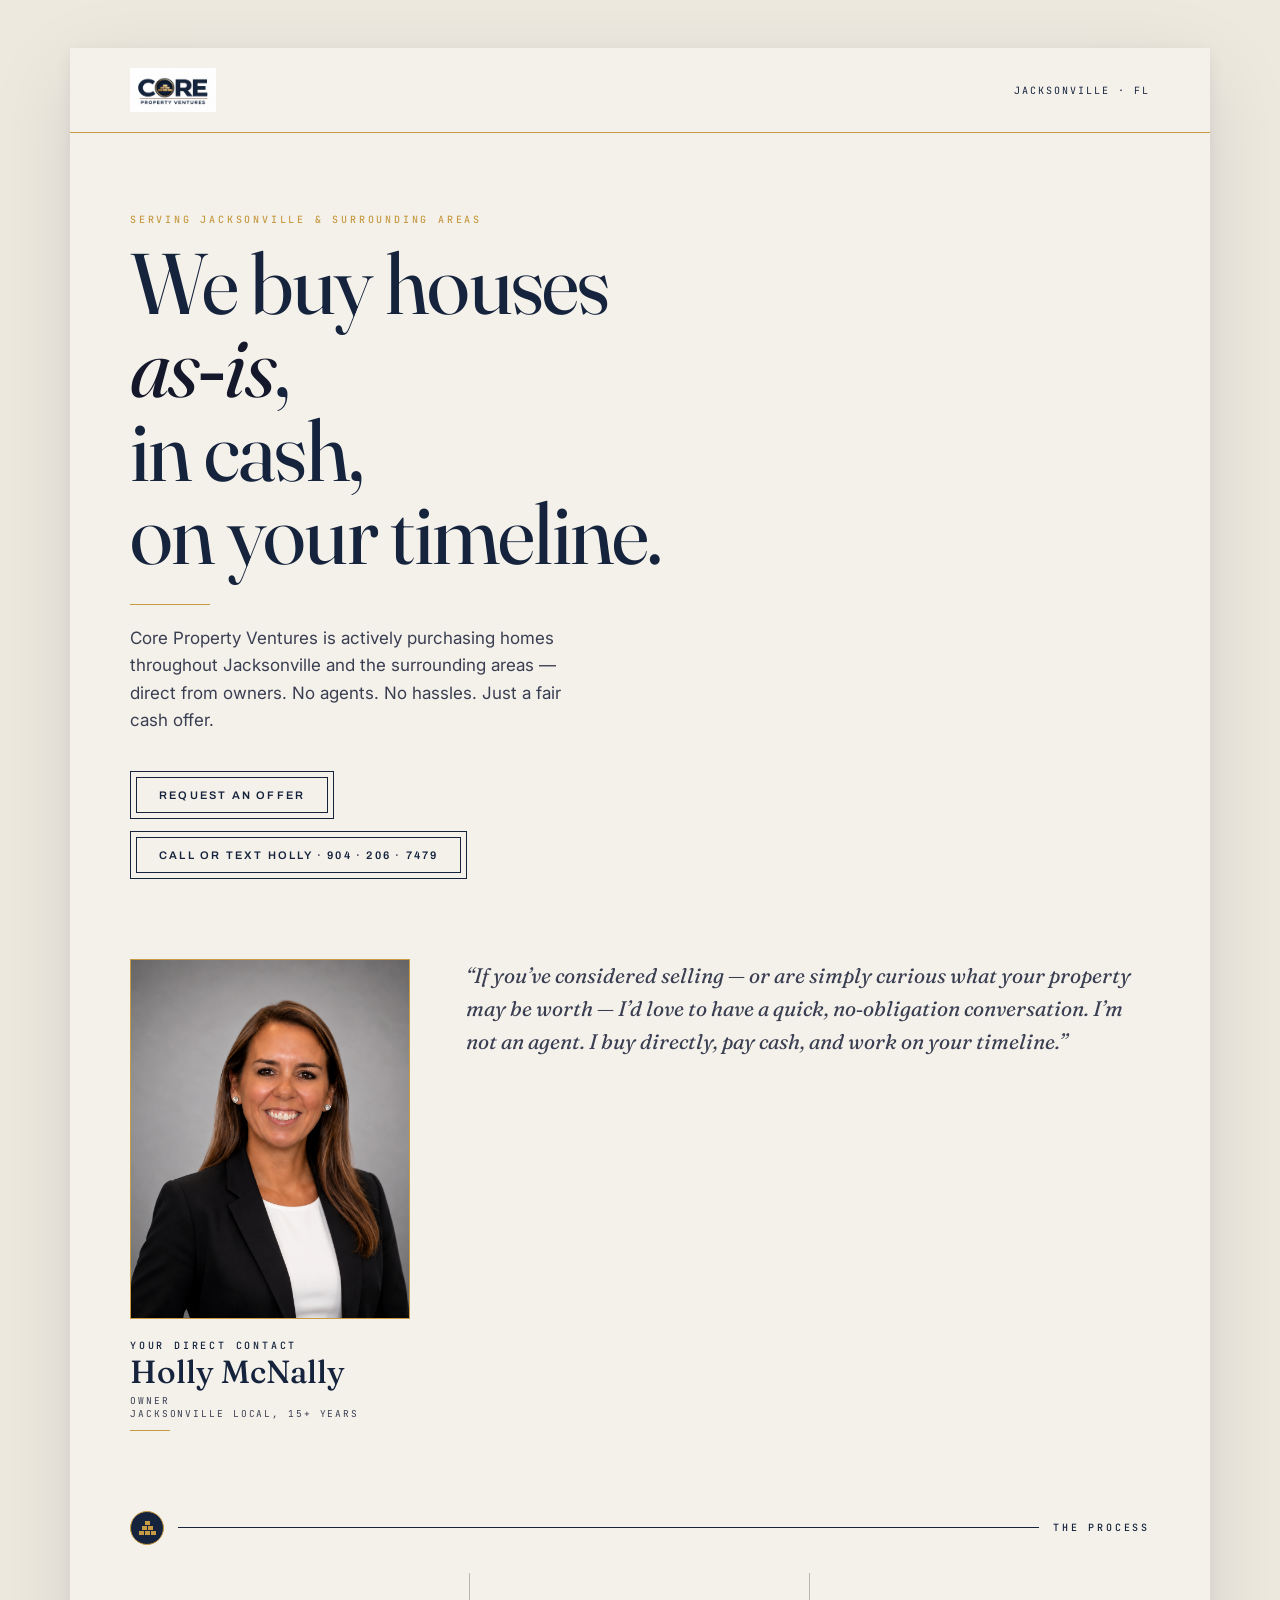
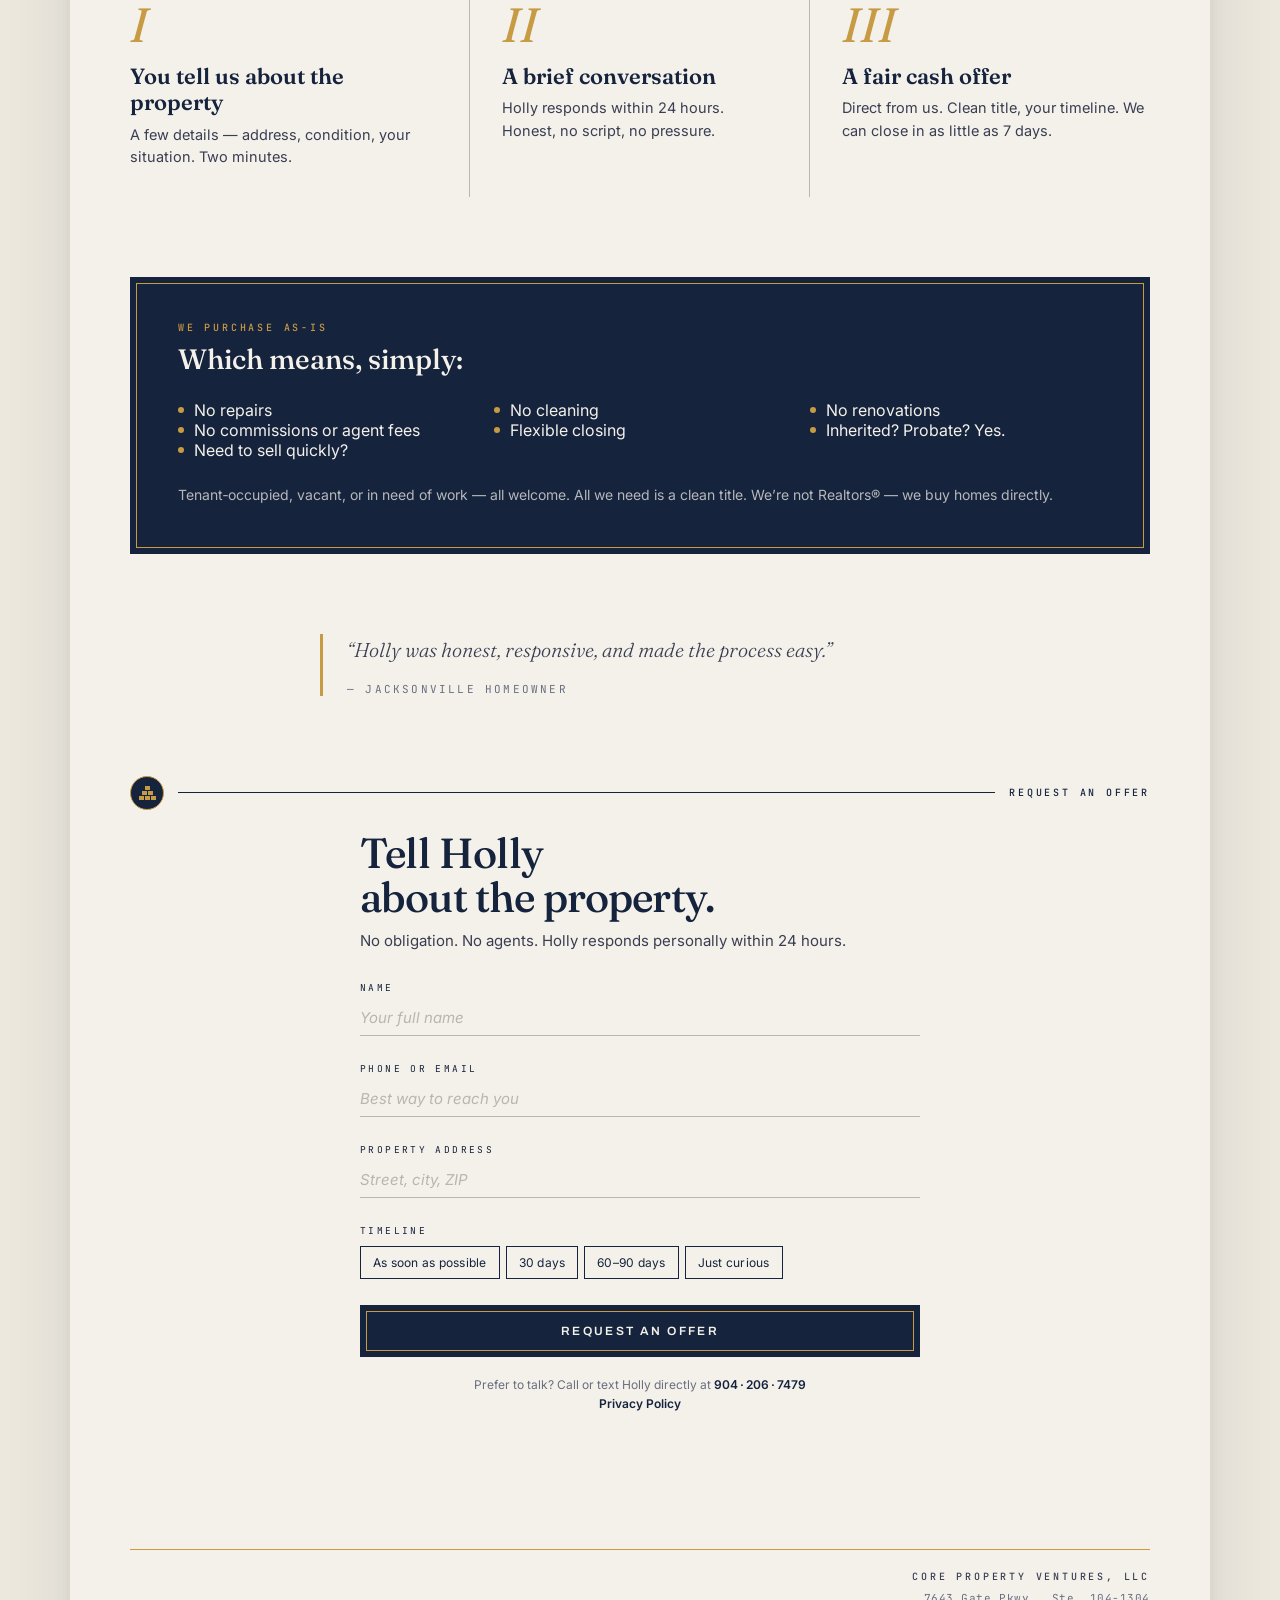
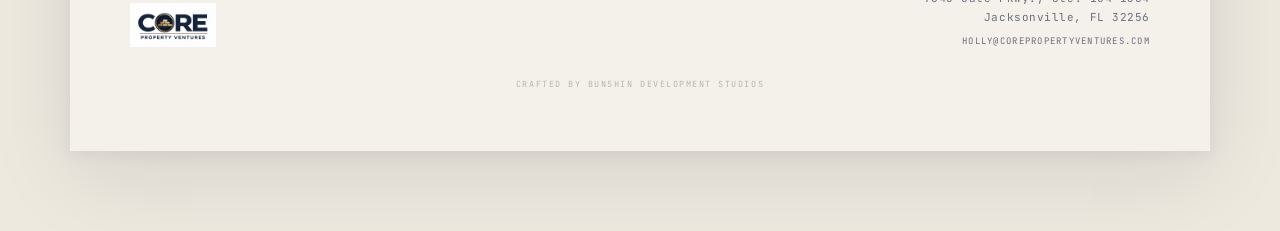
<file: index.html>
<!DOCTYPE html>
<html lang="en">
<head>
  <meta charset="UTF-8">
  <meta name="viewport" content="width=device-width, initial-scale=1.0">
  <meta name="description" content="Core Property Ventures buys houses as-is, in cash, on your timeline. Jacksonville, FL. Talk directly to Holly.">
  <title>Core Property Ventures — Cash Home Buyers · Jacksonville, FL</title>

  <link rel="icon" type="image/png" href="assets/favicon.png">
  <link rel="apple-touch-icon" href="assets/favicon.png">

  <link rel="preconnect" href="https://fonts.googleapis.com">
  <link rel="preconnect" href="https://fonts.gstatic.com" crossorigin>
  <link href="https://fonts.googleapis.com/css2?family=Archivo:wght@500;600;700;800&family=Fraunces:ital,opsz,wght@0,9..144,300;0,9..144,400;0,9..144,500;0,9..144,600;1,9..144,300;1,9..144,400;1,9..144,500&family=Inter:wght@400;500;600&family=JetBrains+Mono:wght@400;500&display=swap" rel="stylesheet">

  <style>
    /* ─── Tokens ─────────────────────────────────────────────────────────── */
    :root {
      --ink:       #15182a;
      --ink-2:     #3a3e52;
      --ink-3:     #6a6e80;
      --ink-4:     #b8b6ad;
      --paper:     #f4f1ea;
      --paper-2:   #ede9df;
      --paper-3:   #e3dccc;
      --navy:      #15233d;
      --gold:      #c79a44;

      --display: "Archivo",        -apple-system, system-ui, sans-serif;
      --sans:    "Inter",          -apple-system, system-ui, sans-serif;
      --serif:   "Fraunces",       Georgia, serif;
      --mono:    "JetBrains Mono", "Courier New", monospace;

      /* Mobile defaults */
      --gutter:      24px;
      --section-gap: 52px;
    }

    /* ─── Reset ──────────────────────────────────────────────────────────── */
    *, *::before, *::after { box-sizing: border-box; margin: 0; padding: 0; }
    html  { scroll-behavior: smooth; }
    body  {
      background: var(--paper);
      font-family: var(--sans);
      color: var(--ink);
      -webkit-font-smoothing: antialiased;
      -moz-osx-font-smoothing: grayscale;
    }

    /* ─── Page container ─────────────────────────────────────────────────── */
    /* Mobile: full-width, no padding on body                                 */
    /* ≥768px: centered column, max 1100px                                   */
    .page {
      width: 100%;
      margin: 0 auto;
      background: var(--paper);
    }

    /* ─── Type helpers ───────────────────────────────────────────────────── */
    .eyebrow {
      font-family: var(--mono);
      font-size: 10px;
      letter-spacing: .28em;
      text-transform: uppercase;
      font-weight: 500;
      color: var(--ink-2);
    }
    .eyebrow--gold { color: var(--gold); }
    .eyebrow--navy { color: var(--navy); }

    /* ─── Brand logo (PNG) ───────────────────────────────────────────────── */
    .nav-logo {
      height: 36px;
      width: auto;
      display: block;
    }

    /* Standalone brick mark (section headers) */
    .brick-mark {
      width: 34px; height: 34px;
      border-radius: 50%;
      background: var(--navy);
      border: 1.5px solid var(--gold);
      display: flex; align-items: center; justify-content: center;
      flex: 0 0 auto;
    }

    /* ─── Nav ────────────────────────────────────────────────────────────── */
    .nav {
      padding: 16px var(--gutter);
      border-bottom: 1px solid var(--gold);
      display: flex; align-items: center; justify-content: space-between;
      position: sticky; top: 0;
      background: var(--paper);
      z-index: 100;
      transition: box-shadow .25s ease;
      animation: slideDown .4s ease both;
    }
    .nav.is-scrolled { box-shadow: 0 2px 18px rgba(21,24,42,.10); }

    .nav-location {
      font-family: var(--mono); font-size: 10px;
      letter-spacing: .2em; text-transform: uppercase; color: var(--navy);
    }

    /* ─── Section header (brick + rule + label) ──────────────────────────── */
    .section-header {
      display: flex; align-items: center; gap: 14px;
    }
    .section-header__rule { flex: 1; height: 1px; background: var(--navy); }

    /* ─── Hero ───────────────────────────────────────────────────────────── */
    .hero {
      padding: 52px var(--gutter) 0;
    }
    .hero__eyebrow  { animation: fadeUp .5s  ease .05s both; }
    .hero__headline { animation: fadeUp .65s ease .18s both; }
    .hero__rule     { animation: fadeUp .5s  ease .30s both; }
    .hero__body     { animation: fadeUp .55s ease .38s both; }
    .hero__cta      { animation: fadeUp .5s  ease .50s both; }

    .hero__headline {
      font-family: var(--serif);
      font-size: 52px; font-weight: 400;
      color: var(--navy); line-height: .97; letter-spacing: -.02em;
      margin-top: 16px;
    }
    .hero__headline em { font-style: italic; color: var(--ink); font-weight: 400; }
    .hero__rule { width: 80px; height: 1px; background: var(--gold); margin-top: 22px; }
    .hero__body {
      font-size: 15px; line-height: 1.62; color: var(--ink-2);
      margin-top: 16px;
    }
    .hero__cta {
      margin-top: 28px;
      display: flex;
      flex-direction: column;
      align-items: flex-start;
      gap: 12px;
    }

    /* ─── Buttons ────────────────────────────────────────────────────────── */
    .btn-outline {
      display: inline-flex; align-items: center; justify-content: center;
      color: var(--navy);
      font-family: var(--display); font-size: 11px;
      letter-spacing: .2em; text-transform: uppercase; font-weight: 600;
      text-decoration: none; padding: 17px 28px;
      border: 1.5px solid var(--navy); position: relative;
      transition: transform .15s ease, box-shadow .15s ease;
    }
    .btn-outline::after {
      content: ""; position: absolute; inset: 5px;
      border: 1px solid var(--navy); pointer-events: none;
    }
    .btn-outline:hover { transform: translateY(-1px); box-shadow: 0 6px 18px rgba(21,35,61,.12); }
    .btn-outline:focus-visible { outline: 2px solid var(--gold); outline-offset: 3px; }

    .btn-primary {
      display: inline-flex; align-items: center; justify-content: center;
      width: 100%;
      background: var(--navy); color: var(--paper);
      border: 1.5px solid var(--navy);
      font-family: var(--display); font-size: 12px;
      letter-spacing: .2em; text-transform: uppercase; font-weight: 600;
      padding: 18px 24px; cursor: pointer; position: relative;
      transition: transform .15s ease, box-shadow .15s ease;
    }
    .btn-primary::after {
      content: ""; position: absolute; inset: 5px;
      border: 1px solid var(--gold); pointer-events: none;
      transition: inset .15s ease;
    }
    .btn-primary:hover { transform: translateY(-1px); box-shadow: 0 8px 24px rgba(21,35,61,.2); }
    .btn-primary:hover::after { inset: 4px; }
    .btn-primary:active  { transform: none; box-shadow: none; }
    .btn-primary:focus-visible { outline: 2px solid var(--gold); outline-offset: 3px; }
    .btn-primary:disabled { opacity: .6; cursor: default; transform: none; box-shadow: none; }

    /* ─── Owner block ────────────────────────────────────────────────────── */
    .owner { padding: var(--section-gap) var(--gutter) 0; }

    /* Mobile: photo + meta side by side, quote below */
    .owner__head { display: flex; gap: 18px; align-items: center; }

    .owner__photo {
      width: 90px; height: 108px;
      border: 1px solid var(--gold);
      overflow: hidden; flex: 0 0 90px;
      background: var(--paper-2);
    }
    .owner__photo img {
      width: 100%; height: 100%; object-fit: cover; display: block;
      filter: saturate(.88) contrast(1.04);
      transition: filter .3s ease;
    }
    .owner__photo:hover img { filter: saturate(1) contrast(1); }

    .owner__meta { flex: 1; }
    .owner__name {
      font-family: var(--serif); font-size: 26px; font-weight: 500;
      color: var(--navy); line-height: 1; margin-top: 4px;
    }
    .owner__title {
      font-family: var(--mono); font-size: 9.5px;
      letter-spacing: .2em; color: var(--ink-2); text-transform: uppercase; margin-top: 6px;
    }
    .owner__accent { width: 40px; height: 1px; background: var(--gold); margin-top: 10px; }

    .owner__quote {
      font-family: var(--serif); font-size: 16.5px; line-height: 1.6;
      color: var(--ink-2); font-style: italic; margin-top: 22px;
    }

    /* ─── Process ────────────────────────────────────────────────────────── */
    .process { padding: var(--section-gap) var(--gutter) 0; }

    .process__steps { margin-top: 22px; list-style: none; }

    /* Mobile: stacked rows */
    .process__step {
      display: flex; gap: 20px; padding: 22px 0;
    }
    .process__step + .process__step { border-top: 1px solid var(--ink-4); }

    .process__num {
      font-family: var(--serif); font-size: 40px; font-weight: 400;
      font-style: italic; color: var(--gold); line-height: 1;
      width: 46px; flex: 0 0 46px;
    }
    .process__body { flex: 1; padding-top: 6px; }
    .process__title {
      font-family: var(--serif); font-size: 20px; font-weight: 600;
      color: var(--navy); line-height: 1.2;
    }
    .process__desc {
      font-size: 13.5px; color: var(--ink-2); margin-top: 7px; line-height: 1.56;
    }
    .process__foot { height: 1px; background: var(--ink-4); }

    /* ─── As-is panel ────────────────────────────────────────────────────── */
    .as-is { padding: var(--section-gap) var(--gutter) 0; }

    .as-is__card {
      background: var(--navy); color: var(--paper);
      padding: 28px 24px 32px; position: relative;
    }
    .as-is__inlay {
      position: absolute; inset: 6px;
      border: 1px solid var(--gold); pointer-events: none;
    }
    .as-is__inner { position: relative; }
    .as-is__headline {
      font-family: var(--serif); font-size: 23px; font-weight: 500;
      color: var(--paper); margin-top: 8px;
    }
    .as-is__bullets {
      display: grid; grid-template-columns: 1fr 1fr;
      gap: 12px 20px; margin-top: 20px; list-style: none;
    }
    .as-is__bullet {
      display: flex; align-items: center; gap: 10px;
      font-size: 14.5px; font-family: var(--sans);
    }
    .as-is__dot {
      width: 6px; height: 6px; background: var(--gold);
      border-radius: 50%; flex: 0 0 6px;
    }
    .as-is__sub {
      font-size: 13px; color: rgba(244,241,234,.72);
      line-height: 1.58; margin-top: 20px;
    }

    /* ─── Offer / form ───────────────────────────────────────────────────── */
    .offer { padding: var(--section-gap) var(--gutter) 0; }
    .offer__form-wrap { /* constrains form width on desktop */ }

    .offer__hed {
      font-family: var(--serif); font-size: 34px; font-weight: 500;
      color: var(--navy); line-height: 1.04; letter-spacing: -.02em;
      margin-top: 22px;
    }
    .offer__sub {
      font-size: 13.5px; color: var(--ink-2); margin-top: 10px; line-height: 1.58;
    }

    .form { margin-top: 28px; display: flex; flex-direction: column; gap: 26px; }

    .field { display: flex; flex-direction: column; gap: 5px; }
    .field__label {
      font-family: var(--mono); font-size: 9.5px;
      letter-spacing: .25em; text-transform: uppercase; color: var(--navy);
    }
    .field__input {
      border: none; border-bottom: 1.5px solid var(--ink-4);
      background: transparent;
      font-family: var(--sans); font-size: 15px;
      padding: 9px 0 8px; width: 100%; outline: none;
      color: var(--ink);
      transition: border-color .2s ease;
      -webkit-appearance: none; appearance: none;
    }
    .field__input::placeholder { color: var(--ink-4); font-style: italic; }
    .field__input:focus { border-bottom-color: var(--navy); }
    .field__input:hover:not(:focus) { border-bottom-color: var(--ink-3); }

    .chips { display: flex; gap: 6px; flex-wrap: wrap; margin-top: 4px; }
    .chip {
      border: 1px solid var(--navy);
      padding: 8px 12px; font-size: 12px;
      font-family: var(--sans); color: var(--navy);
      letter-spacing: .02em; cursor: pointer;
      background: transparent;
      transition: background .15s ease, color .15s ease;
      user-select: none;
      -webkit-tap-highlight-color: transparent;
    }
    .chip:hover:not(.is-active) { background: var(--paper-3); }
    .chip.is-active { background: var(--navy); color: var(--paper); }
    .chip:focus-visible { outline: 2px solid var(--gold); outline-offset: 2px; }

    .form__note {
      font-size: 12px; color: var(--ink-3);
      text-align: center; line-height: 1.6; margin-top: -8px;
    }
    .form__note a { color: var(--navy); font-weight: 600; text-decoration: none; }
    .form__note a:hover { text-decoration: underline; }

    .form__success { display: none; text-align: center; padding: 40px 0; }
    .form__success.is-visible { display: block; }
    .form__success-mark {
      display: inline-flex; align-items: center; justify-content: center;
      width: 48px; height: 48px;
      border-radius: 50%; background: var(--navy);
      border: 1.5px solid var(--gold); margin-bottom: 16px;
    }
    .form__success-hed  { font-family: var(--serif); font-size: 26px; color: var(--navy); margin-bottom: 10px; }
    .form__success-body { font-size: 14px; color: var(--ink-2); line-height: 1.65; }
    .form__success-body a { color: var(--navy); font-weight: 600; text-decoration: none; }

    /* ─── Footer ─────────────────────────────────────────────────────────── */
    footer { padding: 44px var(--gutter) 48px; margin-top: 52px; }
    .footer__rule  { height: 1px; background: var(--gold); margin-bottom: 20px; }
    .footer__inner { display: flex; justify-content: space-between; align-items: flex-end; }
    .footer__right { text-align: right; }
    .footer__email {
      font-family: var(--mono); font-size: 9px;
      letter-spacing: .14em; color: var(--ink-3); text-transform: uppercase;
      text-decoration: none; display: block; margin-top: 6px;
      transition: color .15s ease;
    }
    .footer__email:hover { color: var(--navy); }

    .footer__colophon { text-align: center; margin-top: 24px; }
    .footer__colophon a {
      font-family: var(--mono); font-size: 8.5px;
      letter-spacing: .18em; color: var(--ink-4); text-transform: uppercase;
      text-decoration: none;
      transition: color .2s ease;
    }
    .footer__colophon a:hover { color: var(--ink-3); }

    /* ─── Scroll-reveal ──────────────────────────────────────────────────── */
    .reveal {
      opacity: 0; transform: translateY(20px);
      transition: opacity .65s ease, transform .65s ease;
    }
    .reveal.is-visible { opacity: 1; transform: none; }

    /* ─── Keyframes ──────────────────────────────────────────────────────── */
    @keyframes slideDown {
      from { opacity: 0; transform: translateY(-6px); }
      to   { opacity: 1; transform: none; }
    }
    @keyframes fadeUp {
      from { opacity: 0; transform: translateY(14px); }
      to   { opacity: 1; transform: none; }
    }

    :focus-visible { outline: 2px solid var(--gold); outline-offset: 2px; }


    /* ═══════════════════════════════════════════════════════════════════════
       DESKTOP — ≥ 768px
       Everything below overrides the mobile defaults above.
       ═══════════════════════════════════════════════════════════════════════ */
    @media (min-width: 768px) {

      :root {
        --gutter:      60px;
        --section-gap: 80px;
      }

      body { background: var(--paper-2); }

      .page {
        max-width: 1140px;
        box-shadow: none; /* remove "phone card" shadow — it's a full site now */
        margin: 0 auto;
      }

      .nav-logo { height: 44px; }
      .nav { padding: 20px var(--gutter); }

      /* ── Hero: large headline left, nothing changes structurally
             but we scale the type up and add breathing room              ── */
      .hero { padding: 80px var(--gutter) 0; }

      .hero__headline {
        font-size: 86px;
        max-width: 640px;
      }
      .hero__body {
        font-size: 17px;
        max-width: 460px;
        margin-top: 20px;
      }
      .hero__rule { margin-top: 28px; }
      .hero__cta  { margin-top: 36px; }

      /* ── Owner: photo LEFT (tall) | meta + quote RIGHT ─────────────────── */
      .owner {
        display: grid;
        grid-template-columns: 280px 1fr;
        grid-template-rows: auto;
        column-gap: 56px;
      }

      /* .owner__head holds photo + meta — spans col 1, rows 1-2 on desktop */
      .owner__head {
        grid-column: 1;
        grid-row: 1 / 3;
        flex-direction: column;
        align-items: flex-start;
        gap: 20px;
      }
      .owner__photo {
        width: 100%;
        height: 360px;
        flex: none;
      }
      .owner__name   { font-size: 32px; }

      /* Quote moves to col 2 */
      .owner__quote {
        grid-column: 2;
        grid-row: 1;
        margin-top: 0;
        font-size: 21px;
        line-height: 1.58;
        align-self: center;
      }

      /* ── Process: 3 columns side by side ───────────────────────────────── */
      .process__steps {
        display: grid;
        grid-template-columns: 1fr 1fr 1fr;
        margin-top: 28px;
      }

      .process__step {
        flex-direction: column;
        gap: 14px;
        padding: 28px 32px 28px 0;
        border-top: none;
        border-right: 1px solid var(--ink-4);
      }
      .process__step:last-child { border-right: none; padding-right: 0; }
      .process__step + .process__step {
        border-top: none;   /* reset mobile */
        padding-left: 32px;
      }
      .process__num  { font-size: 48px; width: auto; flex: none; }
      .process__body { padding-top: 0; }
      .process__title { font-size: 22px; }
      .process__desc  { font-size: 14.5px; margin-top: 8px; }
      .process__foot  { display: none; } /* grid handles the boundary */

      /* ── As-is: more generous padding, 4-across bullets ────────────────── */
      .as-is__card  { padding: 44px 48px 48px; }
      .as-is__headline { font-size: 28px; }
      .as-is__bullets {
        grid-template-columns: repeat(3, 1fr);
        margin-top: 24px;
        gap: 0 24px;
      }
      .as-is__bullet { font-size: 16px; }
      .as-is__sub    { font-size: 14px; margin-top: 24px; }

      /* ── Form: centered column, max 560px ──────────────────────────────── */
      .offer { padding: var(--section-gap) var(--gutter) 0; }
      .offer__form-wrap {
        max-width: 560px;
        margin: 0 auto;
      }
      .offer__hed { font-size: 42px; }
      .offer__sub { font-size: 15px; }

      /* ── Footer ─────────────────────────────────────────────────────────── */
      footer { padding: 56px var(--gutter) 60px; margin-top: 80px; }
    }

    /* ── Very large screens: keep the 1140px column centered ─────────────── */
    @media (min-width: 1200px) {
      body { padding: 48px 24px 80px; }
      .page {
        box-shadow: 0 24px 80px rgba(21,24,42,.10), 0 4px 16px rgba(21,24,42,.06);
      }
    }

    /* ─── Testimonial ────────────────────────────────────────────────────── */
    .testimonial {
      padding: var(--section-gap) var(--gutter) 0;
    }
    .testimonial__inner {
      max-width: 640px;
      margin: 0 auto;
      border-left: 3px solid var(--gold);
      padding-left: 24px;
    }
    .testimonial blockquote {
      font-family: var(--serif);
      font-size: 20px;
      font-style: italic;
      font-weight: 300;
      color: var(--ink-2);
      line-height: 1.6;
    }
    .testimonial__attribution {
      font-family: var(--mono);
      font-size: 11px;
      letter-spacing: .2em;
      text-transform: uppercase;
      color: var(--ink-3);
      margin-top: 16px;
    }
    @media (prefers-reduced-motion: reduce) {
      .reveal { opacity: 1; transform: none; }
    }
  </style>
</head>
<body>
  <div class="page">

    <!-- ── Nav ───────────────────────────────────────────────────────────── -->
    <nav class="nav" id="nav" aria-label="Site navigation">
      <a href="#" aria-label="Core Property Ventures">
        <img src="assets/logo.png" alt="Core Property Ventures" class="nav-logo">
      </a>
      <span class="nav-location" aria-label="Location: Jacksonville, Florida">Jacksonville · FL</span>
    </nav>

    <!-- ── Hero ──────────────────────────────────────────────────────────── -->
    <section class="hero" aria-labelledby="hero-hed">
      <p class="eyebrow eyebrow--gold hero__eyebrow">Serving Jacksonville &amp; Surrounding Areas</p>
      <h1 class="hero__headline" id="hero-hed">
        We buy houses<br>
        <em>as&#8209;is</em>,<br>
        in cash,<br>
        on your timeline.
      </h1>
      <div class="hero__rule" aria-hidden="true"></div>
      <p class="hero__body">
        Core Property Ventures is actively purchasing homes throughout Jacksonville
        and the surrounding areas — direct from owners. No agents. No hassles. Just a fair cash offer.
      </p>
      <div class="hero__cta">
        <a href="#offer" class="btn-outline">Request an offer</a>
        <a href="tel:9042067479" class="btn-outline">Call or text Holly &middot; 904&thinsp;&middot;&thinsp;206&thinsp;&middot;&thinsp;7479</a>
      </div>
    </section>

    <!-- ── Owner block ────────────────────────────────────────────────────── -->
    <!--
      Mobile:  photo + meta side-by-side (owner__head), quote below full-width
      Desktop: photo + meta stacked in col 1, quote in col 2 (CSS grid)
    -->
    <section class="owner reveal" aria-labelledby="owner-name">
      <div class="owner__head">
        <div class="owner__photo">
          <img src="assets/holly-2026.png" alt="Holly McNally, owner of Core Property Ventures">
        </div>
        <div class="owner__meta">
          <p class="eyebrow eyebrow--navy">Your Direct Contact</p>
          <h2 class="owner__name" id="owner-name">Holly McNally</h2>
          <p class="owner__title">Owner<br>Jacksonville local, 15+ years</p>
          <div class="owner__accent" aria-hidden="true"></div>
        </div>
      </div>
      <blockquote class="owner__quote">
        &ldquo;If you&rsquo;ve considered selling — or are simply curious what your
        property may be worth — I&rsquo;d love to have a quick, no&#8209;obligation
        conversation. I&rsquo;m not an agent. I buy directly, pay cash, and work
        on your timeline.&rdquo;
      </blockquote>
    </section>

    <!-- ── The Process ───────────────────────────────────────────────────── -->
    <!--
      Mobile:  stacked rows with horizontal rule dividers
      Desktop: 3 columns with vertical dividers (CSS grid + border-right)
    -->
    <section class="process reveal" aria-labelledby="process-hed">
      <div class="section-header">
        <div class="brick-mark" aria-hidden="true">
          <svg viewBox="0 0 17 14" width="17" height="14">
            <rect x="6"  y="0"  width="5" height="4" fill="var(--gold)" />
            <rect x="3"  y="5"  width="5" height="4" fill="var(--gold)" />
            <rect x="9"  y="5"  width="5" height="4" fill="var(--gold)" />
            <rect x="0"  y="10" width="5" height="4" fill="var(--gold)" />
            <rect x="6"  y="10" width="5" height="4" fill="var(--gold)" />
            <rect x="12" y="10" width="5" height="4" fill="var(--gold)" />
          </svg>
        </div>
        <div class="section-header__rule" aria-hidden="true"></div>
        <h2 class="eyebrow eyebrow--navy" id="process-hed">The Process</h2>
      </div>

      <ol class="process__steps">
        <li class="process__step">
          <span class="process__num" aria-hidden="true">I</span>
          <div class="process__body">
            <h3 class="process__title">You tell us about the property</h3>
            <p class="process__desc">A few details — address, condition, your situation. Two minutes.</p>
          </div>
        </li>
        <li class="process__step">
          <span class="process__num" aria-hidden="true">II</span>
          <div class="process__body">
            <h3 class="process__title">A brief conversation</h3>
            <p class="process__desc">Holly responds within 24 hours. Honest, no script, no pressure.</p>
          </div>
        </li>
        <li class="process__step">
          <span class="process__num" aria-hidden="true">III</span>
          <div class="process__body">
            <h3 class="process__title">A fair cash offer</h3>
            <p class="process__desc">Direct from us. Clean title, your timeline. We can close in as little as 7 days.</p>
          </div>
        </li>
      </ol>
      <div class="process__foot" aria-hidden="true"></div>
    </section>

    <!-- ── As-is panel ───────────────────────────────────────────────────── -->
    <section class="as-is reveal" aria-label="We purchase as-is">
      <div class="as-is__card">
        <div class="as-is__inlay" aria-hidden="true"></div>
        <div class="as-is__inner">
          <p class="eyebrow eyebrow--gold">We Purchase As&#8209;Is</p>
          <h2 class="as-is__headline">Which means, simply:</h2>
          <ul class="as-is__bullets">
            <li class="as-is__bullet"><span class="as-is__dot" aria-hidden="true"></span>No repairs</li>
            <li class="as-is__bullet"><span class="as-is__dot" aria-hidden="true"></span>No cleaning</li>
            <li class="as-is__bullet"><span class="as-is__dot" aria-hidden="true"></span>No renovations</li>
            <li class="as-is__bullet"><span class="as-is__dot" aria-hidden="true"></span>No commissions or agent fees</li>
            <li class="as-is__bullet"><span class="as-is__dot" aria-hidden="true"></span>Flexible closing</li>
            <li class="as-is__bullet"><span class="as-is__dot" aria-hidden="true"></span>Inherited? Probate? Yes.</li>
            <li class="as-is__bullet"><span class="as-is__dot" aria-hidden="true"></span>Need to sell quickly?</li>
          </ul>
          <p class="as-is__sub">
            Tenant&#8209;occupied, vacant, or in need of work — all welcome.
            All we need is a clean title. We&rsquo;re not Realtors&reg; &mdash; we buy homes directly.
          </p>
        </div>
      </div>
    </section>

    <!-- ── Testimonial ──────────────────────────────────────────────────── -->
    <section class="testimonial reveal" aria-label="Customer testimonial">
      <div class="testimonial__inner">
        <blockquote>
          &ldquo;Holly was honest, responsive, and made the process easy.&rdquo;
        </blockquote>
        <p class="testimonial__attribution">— Jacksonville Homeowner</p>
      </div>
    </section>

    <!-- ── Request an offer ──────────────────────────────────────────────── -->
    <section class="offer reveal" id="offer" aria-labelledby="offer-hed">
      <div class="section-header">
        <div class="brick-mark" aria-hidden="true">
          <svg viewBox="0 0 17 14" width="17" height="14">
            <rect x="6"  y="0"  width="5" height="4" fill="var(--gold)" />
            <rect x="3"  y="5"  width="5" height="4" fill="var(--gold)" />
            <rect x="9"  y="5"  width="5" height="4" fill="var(--gold)" />
            <rect x="0"  y="10" width="5" height="4" fill="var(--gold)" />
            <rect x="6"  y="10" width="5" height="4" fill="var(--gold)" />
            <rect x="12" y="10" width="5" height="4" fill="var(--gold)" />
          </svg>
        </div>
        <div class="section-header__rule" aria-hidden="true"></div>
        <h2 class="eyebrow eyebrow--navy" id="offer-hed">Request an Offer</h2>
      </div>

      <!-- .offer__form-wrap centers and caps width on desktop -->
      <div class="offer__form-wrap">
        <p class="offer__hed">Tell Holly<br>about the property.</p>
        <p class="offer__sub">No obligation. No agents. Holly responds personally within 24 hours.</p>

        <form
          class="form"
          id="offer-form"
          action="https://formspree.io/f/xwvzlyrk"
          method="POST"
          novalidate
        >
          <input type="hidden" name="timeline"  id="timeline-value" value="">
          <input type="hidden" name="_subject" value="New offer request — Core Property Ventures">

          <div class="field">
            <label class="field__label" for="f-name">Name</label>
            <input class="field__input" type="text" id="f-name" name="name"
              placeholder="Your full name" autocomplete="name" required>
          </div>

          <div class="field">
            <label class="field__label" for="f-contact">Phone or Email</label>
            <input class="field__input" type="text" id="f-contact" name="contact"
              placeholder="Best way to reach you" autocomplete="email" required>
          </div>

          <div class="field">
            <label class="field__label" for="f-address">Property Address</label>
            <input class="field__input" type="text" id="f-address" name="address"
              placeholder="Street, city, ZIP" autocomplete="street-address" required>
          </div>

          <div class="field">
            <p class="field__label" id="timeline-label">Timeline</p>
            <div class="chips" role="group" aria-labelledby="timeline-label">
              <button type="button" class="chip" data-value="As soon as possible">As soon as possible</button>
              <button type="button" class="chip" data-value="30 days">30 days</button>
              <button type="button" class="chip" data-value="60–90 days">60–90 days</button>
              <button type="button" class="chip" data-value="Just curious">Just curious</button>
            </div>
          </div>

          <button type="submit" class="btn-primary" id="submit-btn">Request an offer</button>

          <p class="form__note">
            Prefer to talk? Call or text Holly directly at&nbsp;<a href="tel:9042067479">904&thinsp;·&thinsp;206&thinsp;·&thinsp;7479</a><br>
            <a href="privacy.html">Privacy Policy</a>
          </p>
        </form>

        <div class="form__success" id="form-success" role="alert" aria-live="polite">
          <div class="form__success-mark" aria-hidden="true">
            <svg width="20" height="20" viewBox="0 0 20 20" fill="none">
              <path d="M4 10.5L8.5 15L16 6" stroke="var(--gold)" stroke-width="2" stroke-linecap="round" stroke-linejoin="round"/>
            </svg>
          </div>
          <h3 class="form__success-hed">We've got your request.</h3>
          <p class="form__success-body">
            Holly will be in touch personally within 24 hours.<br>
            You can also reach her directly at<br>
            <a href="tel:9042067479">904&thinsp;·&thinsp;206&thinsp;·&thinsp;7479</a>
          </p>
        </div>
      </div>
    </section>

    <!-- ── Footer ────────────────────────────────────────────────────────── -->
    <footer>
      <div class="footer__rule" aria-hidden="true"></div>
      <div class="footer__inner">
        <a href="#" aria-label="Core Property Ventures">
          <img src="assets/logo.png" alt="Core Property Ventures" class="nav-logo">
        </a>
        <div class="footer__right">
          <p class="eyebrow">Core Property Ventures, LLC</p>
          <address style="font-style:normal; font-family:var(--mono); font-size:11px; letter-spacing:.05em; color:var(--ink-3); margin-top:6px; line-height:1.7;">
            7643 Gate Pkwy., Ste. 104&#8209;1304<br>
            Jacksonville, FL 32256
          </address>
          <a href="mailto:holly@corepropertyventures.com" class="footer__email" style="margin-top:8px; display:block;">
            holly@corepropertyventures.com
          </a>
        </div>
      </div>
      <div class="footer__colophon">
        <a href="https://bunshin.io" target="_blank" rel="noopener noreferrer">crafted by Bunshin Development Studios</a>
      </div>
    </footer>

  </div><!-- /.page -->

  <script>
    /* ── Scroll-reveal ──────────────────────────────────────────────────── */
    const revealEls = document.querySelectorAll('.reveal');
    const io = new IntersectionObserver((entries) => {
      entries.forEach(e => {
        if (e.isIntersecting) { e.target.classList.add('is-visible'); io.unobserve(e.target); }
      });
    }, { threshold: 0.07, rootMargin: '0px 0px -40px 0px' });
    revealEls.forEach(el => io.observe(el));

    /* ── Nav shadow ─────────────────────────────────────────────────────── */
    const nav = document.getElementById('nav');
    window.addEventListener('scroll', () => {
      nav.classList.toggle('is-scrolled', window.scrollY > 8);
    }, { passive: true });

    /* ── Timeline chips ─────────────────────────────────────────────────── */
    const chips         = document.querySelectorAll('.chip');
    const timelineInput = document.getElementById('timeline-value');
    chips.forEach(chip => {
      chip.addEventListener('click', () => {
        const wasActive = chip.classList.contains('is-active');
        chips.forEach(c => c.classList.remove('is-active'));
        if (!wasActive) { chip.classList.add('is-active'); timelineInput.value = chip.dataset.value; }
        else             { timelineInput.value = ''; }
      });
    });

    /* ── Formspree AJAX ─────────────────────────────────────────────────── */
    const form      = document.getElementById('offer-form');
    const successEl = document.getElementById('form-success');
    const submitBtn = document.getElementById('submit-btn');
    form.addEventListener('submit', async (e) => {
      e.preventDefault();

      /* ── Client-side validation ─────────────────────────────────────────── */
      const nameVal    = document.getElementById('f-name').value.trim();
      const contactVal = document.getElementById('f-contact').value.trim();
      const addressVal = document.getElementById('f-address').value.trim();
      if (!nameVal || !contactVal || !addressVal) {
        const missing = [];
        if (!nameVal)    missing.push('Name');
        if (!contactVal) missing.push('Phone or Email');
        if (!addressVal) missing.push('Property Address');
        // Shake the first empty field for a tactile cue
        const firstEmpty = !nameVal ? '#f-name' : !contactVal ? '#f-contact' : '#f-address';
        const el = form.querySelector(firstEmpty);
        el.style.transition = 'border-color .1s ease';
        el.style.borderBottomColor = '#c0392b';
        el.focus();
        setTimeout(() => { el.style.borderBottomColor = ''; }, 1400);
        return;
      }

      submitBtn.disabled = true;
      submitBtn.textContent = 'Sending…';
      try {
        const res = await fetch(form.action, {
          method: 'POST', body: new FormData(form),
          headers: { 'Accept': 'application/json' },
        });
        if (res.ok) {
          form.style.display = 'none';
          successEl.classList.add('is-visible');
          successEl.scrollIntoView({ behavior: 'smooth', block: 'nearest' });
        } else {
          const data = await res.json().catch(() => ({}));
          alert(data.errors?.map(e => e.message).join(', ') || 'Something went wrong. Please try again or call Holly directly.');
          submitBtn.disabled = false; submitBtn.textContent = 'Request an offer';
        }
      } catch {
        alert('Could not submit. Please call or text Holly at 904·206·7479.');
        submitBtn.disabled = false; submitBtn.textContent = 'Request an offer';
      }
    });
  </script>
</body>
</html>
</file>
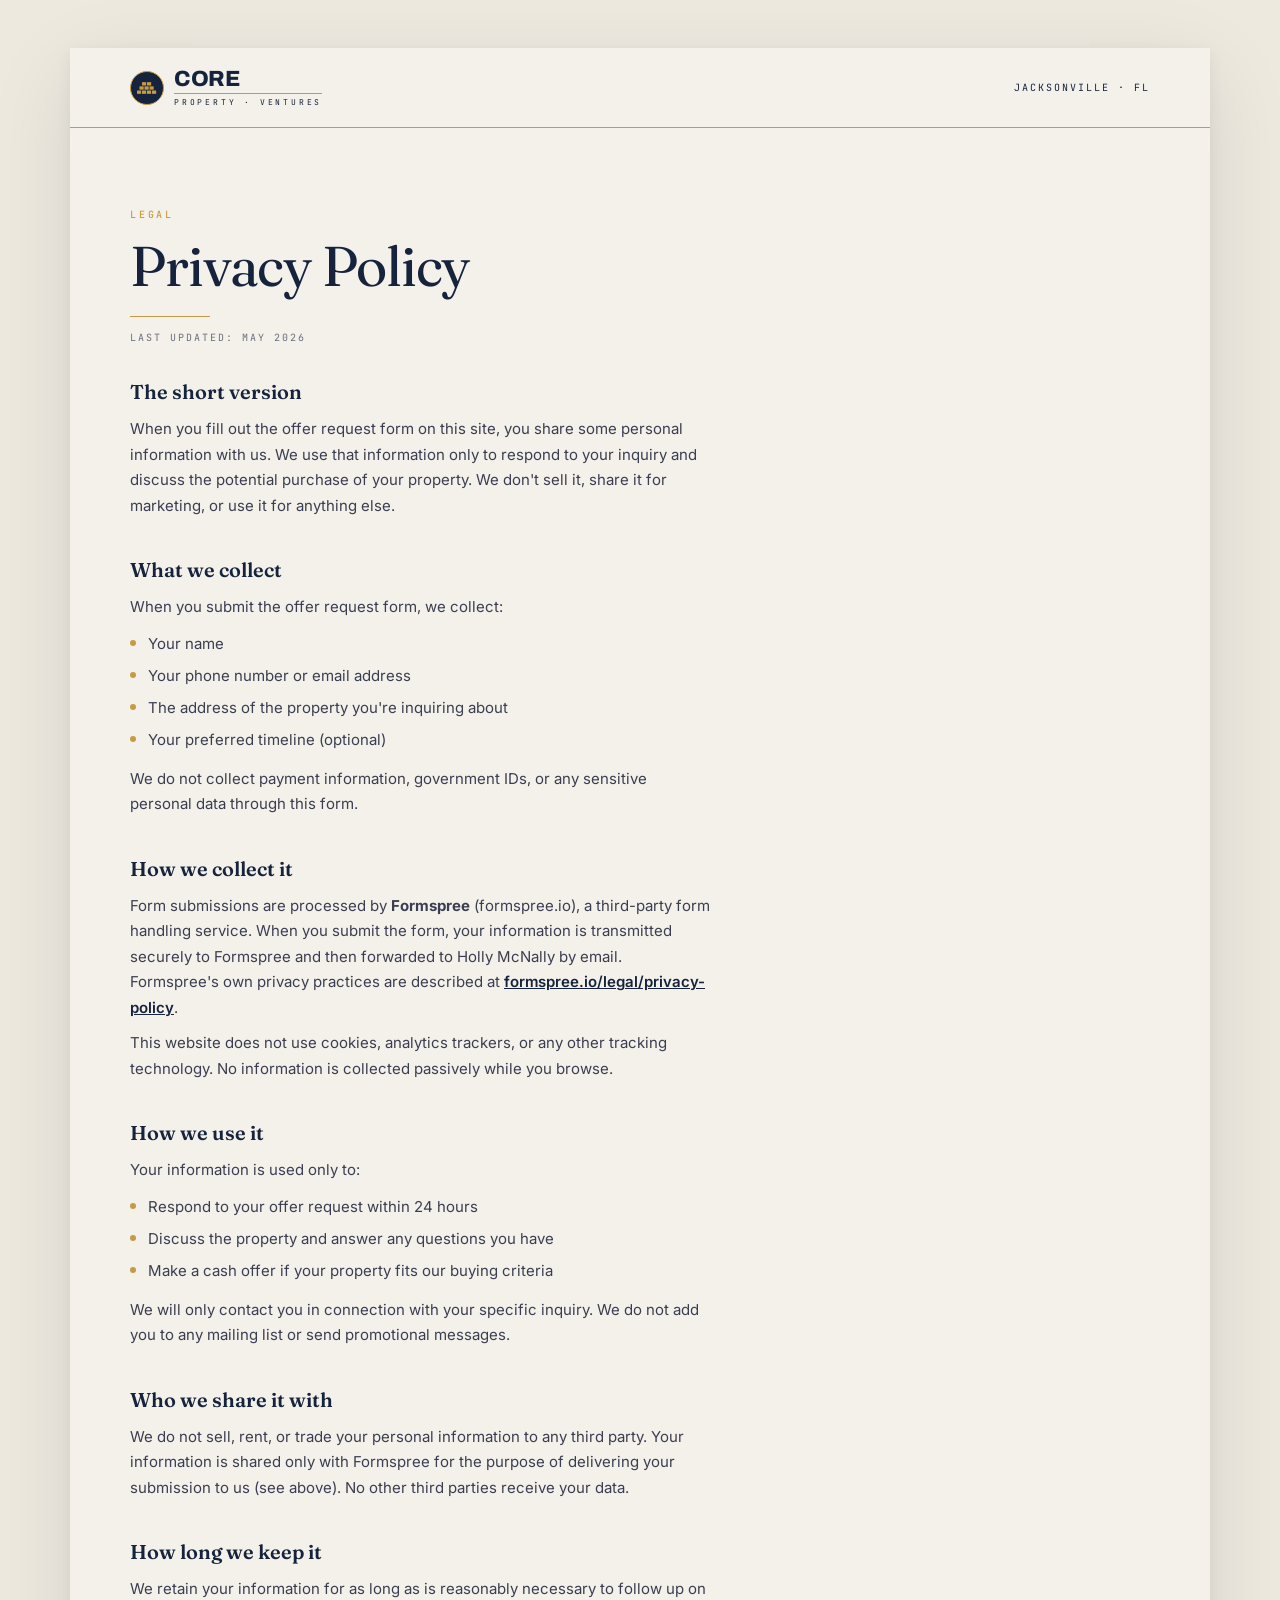
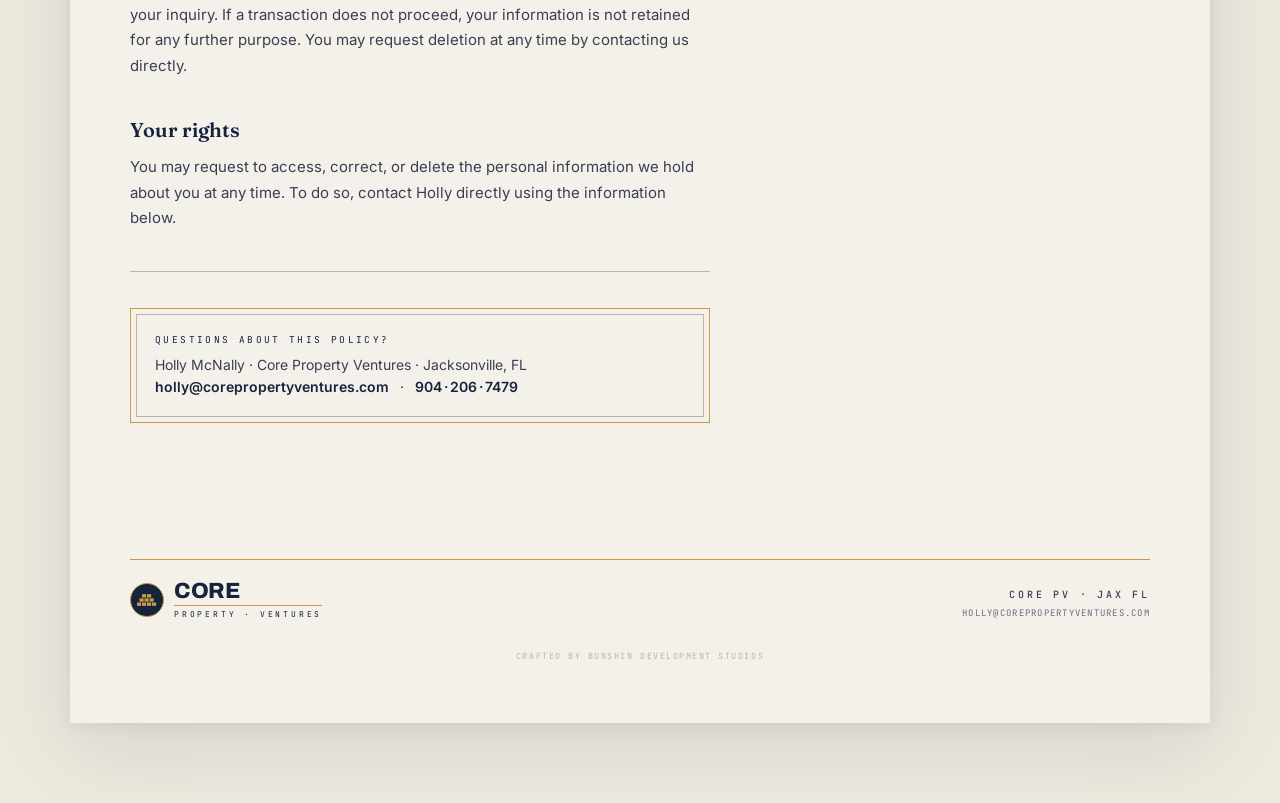
<file: privacy.html>
<!DOCTYPE html>
<html lang="en">
<head>
  <meta charset="UTF-8">
  <meta name="viewport" content="width=device-width, initial-scale=1.0">
  <meta name="description" content="Privacy Policy — Core Property Ventures">
  <title>Privacy Policy — Core Property Ventures</title>

  <link rel="preconnect" href="https://fonts.googleapis.com">
  <link rel="preconnect" href="https://fonts.gstatic.com" crossorigin>
  <link href="https://fonts.googleapis.com/css2?family=Archivo:wght@500;600;700;800&family=Fraunces:ital,opsz,wght@0,9..144,300;0,9..144,400;0,9..144,500;0,9..144,600;1,9..144,300;1,9..144,400;1,9..144,500&family=Inter:wght@400;500;600&family=JetBrains+Mono:wght@400;500&display=swap" rel="stylesheet">

  <style>
    /* ─── Tokens ─────────────────────────────────────────────────────────── */
    :root {
      --ink:       #15182a;
      --ink-2:     #3a3e52;
      --ink-3:     #6a6e80;
      --ink-4:     #b8b6ad;
      --paper:     #f4f1ea;
      --paper-2:   #ede9df;
      --paper-3:   #e3dccc;
      --navy:      #15233d;
      --gold:      #c79a44;

      --display: "Archivo",        -apple-system, system-ui, sans-serif;
      --sans:    "Inter",          -apple-system, system-ui, sans-serif;
      --serif:   "Fraunces",       Georgia, serif;
      --mono:    "JetBrains Mono", "Courier New", monospace;

      --gutter:      24px;
      --section-gap: 52px;
    }

    *, *::before, *::after { box-sizing: border-box; margin: 0; padding: 0; }
    html  { scroll-behavior: smooth; }
    body  {
      background: var(--paper);
      font-family: var(--sans);
      color: var(--ink);
      -webkit-font-smoothing: antialiased;
      -moz-osx-font-smoothing: grayscale;
    }

    .page {
      width: 100%;
      margin: 0 auto;
      background: var(--paper);
    }

    /* ─── Type helpers ───────────────────────────────────────────────────── */
    .eyebrow {
      font-family: var(--mono);
      font-size: 10px;
      letter-spacing: .28em;
      text-transform: uppercase;
      font-weight: 500;
      color: var(--ink-2);
    }
    .eyebrow--gold { color: var(--gold); }
    .eyebrow--navy { color: var(--navy); }

    /* ─── Brand lockup ───────────────────────────────────────────────────── */
    .lockup {
      display: inline-flex;
      align-items: center;
      gap: 10px;
      text-decoration: none;
    }
    .lockup__mark {
      width: 28px; height: 28px;
      border-radius: 50%;
      background: var(--navy);
      border: 1.5px solid var(--gold);
      display: flex; align-items: center; justify-content: center;
      flex: 0 0 auto;
    }
    .lockup__text {
      display: flex; flex-direction: column; align-items: flex-start;
    }
    .lockup__word {
      font-family: var(--display);
      font-weight: 800; font-size: 19px;
      letter-spacing: -.015em; color: var(--navy); line-height: 1;
    }
    .lockup__rule { height: 1px; background: var(--gold); width: 100%; margin-top: 3px; }
    .lockup__sub  {
      font-family: var(--mono); font-size: 7px; letter-spacing: .35em;
      color: var(--navy); margin-top: 3px; text-transform: uppercase;
    }

    /* ─── Nav ────────────────────────────────────────────────────────────── */
    .nav {
      padding: 16px var(--gutter);
      border-bottom: 1px solid var(--gold);
      display: flex; align-items: center; justify-content: space-between;
      position: sticky; top: 0;
      background: var(--paper);
      z-index: 100;
      transition: box-shadow .25s ease;
    }
    .nav.is-scrolled { box-shadow: 0 2px 18px rgba(21,24,42,.10); }
    .nav-location {
      font-family: var(--mono); font-size: 10px;
      letter-spacing: .2em; text-transform: uppercase; color: var(--navy);
    }

    /* ─── Privacy content ────────────────────────────────────────────────── */
    .privacy {
      padding: 52px var(--gutter) 0;
      max-width: 700px;
    }

    .privacy__headline {
      font-family: var(--serif);
      font-size: 42px; font-weight: 400;
      color: var(--navy); line-height: 1.02; letter-spacing: -.02em;
      margin-top: 16px;
    }
    .privacy__rule { width: 80px; height: 1px; background: var(--gold); margin-top: 22px; }
    .privacy__updated {
      font-family: var(--mono); font-size: 10px;
      letter-spacing: .2em; text-transform: uppercase;
      color: var(--ink-3); margin-top: 14px;
    }

    .privacy__body { margin-top: 36px; }

    .privacy__section { margin-top: 40px; }
    .privacy__section:first-child { margin-top: 0; }

    .privacy__section-title {
      font-family: var(--serif); font-size: 20px; font-weight: 600;
      color: var(--navy); line-height: 1.2; margin-bottom: 12px;
    }

    .privacy__text {
      font-size: 15px; line-height: 1.7; color: var(--ink-2);
    }
    .privacy__text + .privacy__text { margin-top: 10px; }

    .privacy__list {
      list-style: none; margin-top: 12px;
      display: flex; flex-direction: column; gap: 8px;
    }
    .privacy__list li {
      display: flex; gap: 12px;
      font-size: 15px; line-height: 1.6; color: var(--ink-2);
    }
    .privacy__dot {
      width: 6px; height: 6px; background: var(--gold);
      border-radius: 50%; flex: 0 0 6px; margin-top: 8px;
    }

    .privacy__divider {
      height: 1px; background: var(--ink-4); margin-top: 40px;
    }

    .privacy__contact {
      margin-top: 36px;
      padding: 24px;
      border: 1px solid var(--gold);
      position: relative;
    }
    .privacy__contact::after {
      content: ""; position: absolute; inset: 5px;
      border: 1px solid var(--ink-4); pointer-events: none;
    }
    .privacy__contact-label {
      font-family: var(--mono); font-size: 9.5px;
      letter-spacing: .25em; text-transform: uppercase; color: var(--navy);
      margin-bottom: 8px;
    }
    .privacy__contact-line {
      font-size: 14px; color: var(--ink-2); line-height: 1.6;
    }
    .privacy__contact-line a {
      color: var(--navy); font-weight: 600; text-decoration: none;
    }
    .privacy__contact-line a:hover { text-decoration: underline; }

    /* ─── Footer ─────────────────────────────────────────────────────────── */
    footer { padding: 44px var(--gutter) 48px; margin-top: 52px; }
    .footer__rule  { height: 1px; background: var(--gold); margin-bottom: 20px; }
    .footer__inner { display: flex; justify-content: space-between; align-items: flex-end; }
    .footer__right { text-align: right; }
    .footer__email {
      font-family: var(--mono); font-size: 9px;
      letter-spacing: .14em; color: var(--ink-3); text-transform: uppercase;
      text-decoration: none; display: block; margin-top: 6px;
      transition: color .15s ease;
    }
    .footer__email:hover { color: var(--navy); }

    .footer__colophon { text-align: center; margin-top: 24px; }
    .footer__colophon a {
      font-family: var(--mono); font-size: 8.5px;
      letter-spacing: .18em; color: var(--ink-4); text-transform: uppercase;
      text-decoration: none;
      transition: color .2s ease;
    }
    .footer__colophon a:hover { color: var(--ink-3); }

    :focus-visible { outline: 2px solid var(--gold); outline-offset: 2px; }

    @media (min-width: 768px) {
      :root {
        --gutter:      60px;
        --section-gap: 80px;
      }
      body { background: var(--paper-2); }
      .page { max-width: 1140px; margin: 0 auto; }
      .lockup__word  { font-size: 22px; }
      .lockup__mark  { width: 34px; height: 34px; }
      .lockup__mark svg { width: 20px; height: 14px; }
      .lockup__sub   { font-size: 8px; }
      .nav { padding: 20px var(--gutter); }
      .privacy { padding: 80px var(--gutter) 0; }
      .privacy__headline { font-size: 56px; }
      footer { padding: 56px var(--gutter) 60px; margin-top: 80px; }
    }

    @media (min-width: 1200px) {
      body { padding: 48px 24px 80px; }
      .page { box-shadow: 0 24px 80px rgba(21,24,42,.10), 0 4px 16px rgba(21,24,42,.06); }
    }
  </style>
</head>
<body>
  <div class="page">

    <!-- ── Nav ───────────────────────────────────────────────────────────── -->
    <nav class="nav" id="nav" aria-label="Site navigation">
      <a href="index.html" class="lockup" aria-label="Core Property Ventures — home">
        <div class="lockup__mark" aria-hidden="true">
          <svg viewBox="0 0 24 16" width="17" height="11">
            <rect x="0"  y="11" width="5" height="4" fill="var(--gold)" />
            <rect x="6"  y="11" width="5" height="4" fill="var(--gold)" />
            <rect x="12" y="11" width="5" height="4" fill="var(--gold)" />
            <rect x="18" y="11" width="5" height="4" fill="var(--gold)" />
            <rect x="3"  y="6"  width="5" height="4" fill="var(--gold)" />
            <rect x="9"  y="6"  width="5" height="4" fill="var(--gold)" />
            <rect x="15" y="6"  width="5" height="4" fill="var(--gold)" />
            <rect x="6"  y="1"  width="5" height="4" fill="var(--gold)" />
            <rect x="12" y="1"  width="5" height="4" fill="var(--gold)" />
          </svg>
        </div>
        <div class="lockup__text">
          <span class="lockup__word">CORE</span>
          <div class="lockup__rule"></div>
          <div class="lockup__sub">Property · Ventures</div>
        </div>
      </a>
      <span class="nav-location" aria-label="Location: Jacksonville, Florida">Jacksonville · FL</span>
    </nav>

    <!-- ── Privacy content ──────────────────────────────────────────────── -->
    <section class="privacy" aria-labelledby="privacy-hed">
      <p class="eyebrow eyebrow--gold">Legal</p>
      <h1 class="privacy__headline" id="privacy-hed">Privacy Policy</h1>
      <div class="privacy__rule" aria-hidden="true"></div>
      <p class="privacy__updated">Last updated: May 2026</p>

      <div class="privacy__body">

        <div class="privacy__section">
          <h2 class="privacy__section-title">The short version</h2>
          <p class="privacy__text">
            When you fill out the offer request form on this site, you share some personal
            information with us. We use that information only to respond to your inquiry and
            discuss the potential purchase of your property. We don't sell it, share it for
            marketing, or use it for anything else.
          </p>
        </div>

        <div class="privacy__section">
          <h2 class="privacy__section-title">What we collect</h2>
          <p class="privacy__text">When you submit the offer request form, we collect:</p>
          <ul class="privacy__list" aria-label="Information collected">
            <li><span class="privacy__dot" aria-hidden="true"></span><span>Your name</span></li>
            <li><span class="privacy__dot" aria-hidden="true"></span><span>Your phone number or email address</span></li>
            <li><span class="privacy__dot" aria-hidden="true"></span><span>The address of the property you're inquiring about</span></li>
            <li><span class="privacy__dot" aria-hidden="true"></span><span>Your preferred timeline (optional)</span></li>
          </ul>
          <p class="privacy__text" style="margin-top:14px;">
            We do not collect payment information, government IDs, or any sensitive personal
            data through this form.
          </p>
        </div>

        <div class="privacy__section">
          <h2 class="privacy__section-title">How we collect it</h2>
          <p class="privacy__text">
            Form submissions are processed by <strong>Formspree</strong> (formspree.io), a
            third-party form handling service. When you submit the form, your information is
            transmitted securely to Formspree and then forwarded to Holly McNally by email.
            Formspree's own privacy practices are described at
            <a href="https://formspree.io/legal/privacy-policy/" target="_blank" rel="noopener noreferrer" style="color:var(--navy);font-weight:600;">formspree.io/legal/privacy-policy</a>.
          </p>
          <p class="privacy__text">
            This website does not use cookies, analytics trackers, or any other tracking
            technology. No information is collected passively while you browse.
          </p>
        </div>

        <div class="privacy__section">
          <h2 class="privacy__section-title">How we use it</h2>
          <p class="privacy__text">Your information is used only to:</p>
          <ul class="privacy__list" aria-label="How information is used">
            <li><span class="privacy__dot" aria-hidden="true"></span><span>Respond to your offer request within 24 hours</span></li>
            <li><span class="privacy__dot" aria-hidden="true"></span><span>Discuss the property and answer any questions you have</span></li>
            <li><span class="privacy__dot" aria-hidden="true"></span><span>Make a cash offer if your property fits our buying criteria</span></li>
          </ul>
          <p class="privacy__text" style="margin-top:14px;">
            We will only contact you in connection with your specific inquiry. We do not add
            you to any mailing list or send promotional messages.
          </p>
        </div>

        <div class="privacy__section">
          <h2 class="privacy__section-title">Who we share it with</h2>
          <p class="privacy__text">
            We do not sell, rent, or trade your personal information to any third party.
            Your information is shared only with Formspree for the purpose of delivering your
            submission to us (see above). No other third parties receive your data.
          </p>
        </div>

        <div class="privacy__section">
          <h2 class="privacy__section-title">How long we keep it</h2>
          <p class="privacy__text">
            We retain your information for as long as is reasonably necessary to follow up on
            your inquiry. If a transaction does not proceed, your information is not retained
            for any further purpose. You may request deletion at any time by contacting us
            directly.
          </p>
        </div>

        <div class="privacy__section">
          <h2 class="privacy__section-title">Your rights</h2>
          <p class="privacy__text">
            You may request to access, correct, or delete the personal information we hold
            about you at any time. To do so, contact Holly directly using the information below.
          </p>
        </div>

        <div class="privacy__divider" aria-hidden="true"></div>

        <div class="privacy__contact">
          <p class="privacy__contact-label">Questions about this policy?</p>
          <p class="privacy__contact-line">
            Holly McNally · Core Property Ventures · Jacksonville, FL<br>
            <a href="mailto:holly@corepropertyventures.com">holly@corepropertyventures.com</a>
            &ensp;·&ensp;
            <a href="tel:9042067479">904&thinsp;·&thinsp;206&thinsp;·&thinsp;7479</a>
          </p>
        </div>

      </div>
    </section>

    <!-- ── Footer ────────────────────────────────────────────────────────── -->
    <footer>
      <div class="footer__rule" aria-hidden="true"></div>
      <div class="footer__inner">
        <a href="index.html" class="lockup" aria-label="Core Property Ventures — home">
          <div class="lockup__mark" aria-hidden="true">
            <svg viewBox="0 0 24 16" width="17" height="11">
              <rect x="0"  y="11" width="5" height="4" fill="var(--gold)" />
              <rect x="6"  y="11" width="5" height="4" fill="var(--gold)" />
              <rect x="12" y="11" width="5" height="4" fill="var(--gold)" />
              <rect x="18" y="11" width="5" height="4" fill="var(--gold)" />
              <rect x="3"  y="6"  width="5" height="4" fill="var(--gold)" />
              <rect x="9"  y="6"  width="5" height="4" fill="var(--gold)" />
              <rect x="15" y="6"  width="5" height="4" fill="var(--gold)" />
              <rect x="6"  y="1"  width="5" height="4" fill="var(--gold)" />
              <rect x="12" y="1"  width="5" height="4" fill="var(--gold)" />
            </svg>
          </div>
          <div class="lockup__text">
            <span class="lockup__word">CORE</span>
            <div class="lockup__rule"></div>
            <div class="lockup__sub">Property · Ventures</div>
          </div>
        </a>
        <div class="footer__right">
          <p class="eyebrow">Core PV · Jax FL</p>
          <a href="mailto:holly@corepropertyventures.com" class="footer__email">
            holly@corepropertyventures.com
          </a>
        </div>
      </div>
      <div class="footer__colophon">
        <a href="https://bunshin.io" target="_blank" rel="noopener noreferrer">crafted by Bunshin Development Studios</a>
      </div>
    </footer>

  </div><!-- /.page -->

  <script>
    const nav = document.getElementById('nav');
    window.addEventListener('scroll', () => {
      nav.classList.toggle('is-scrolled', window.scrollY > 8);
    }, { passive: true });
  </script>
</body>
</html>
</file>
